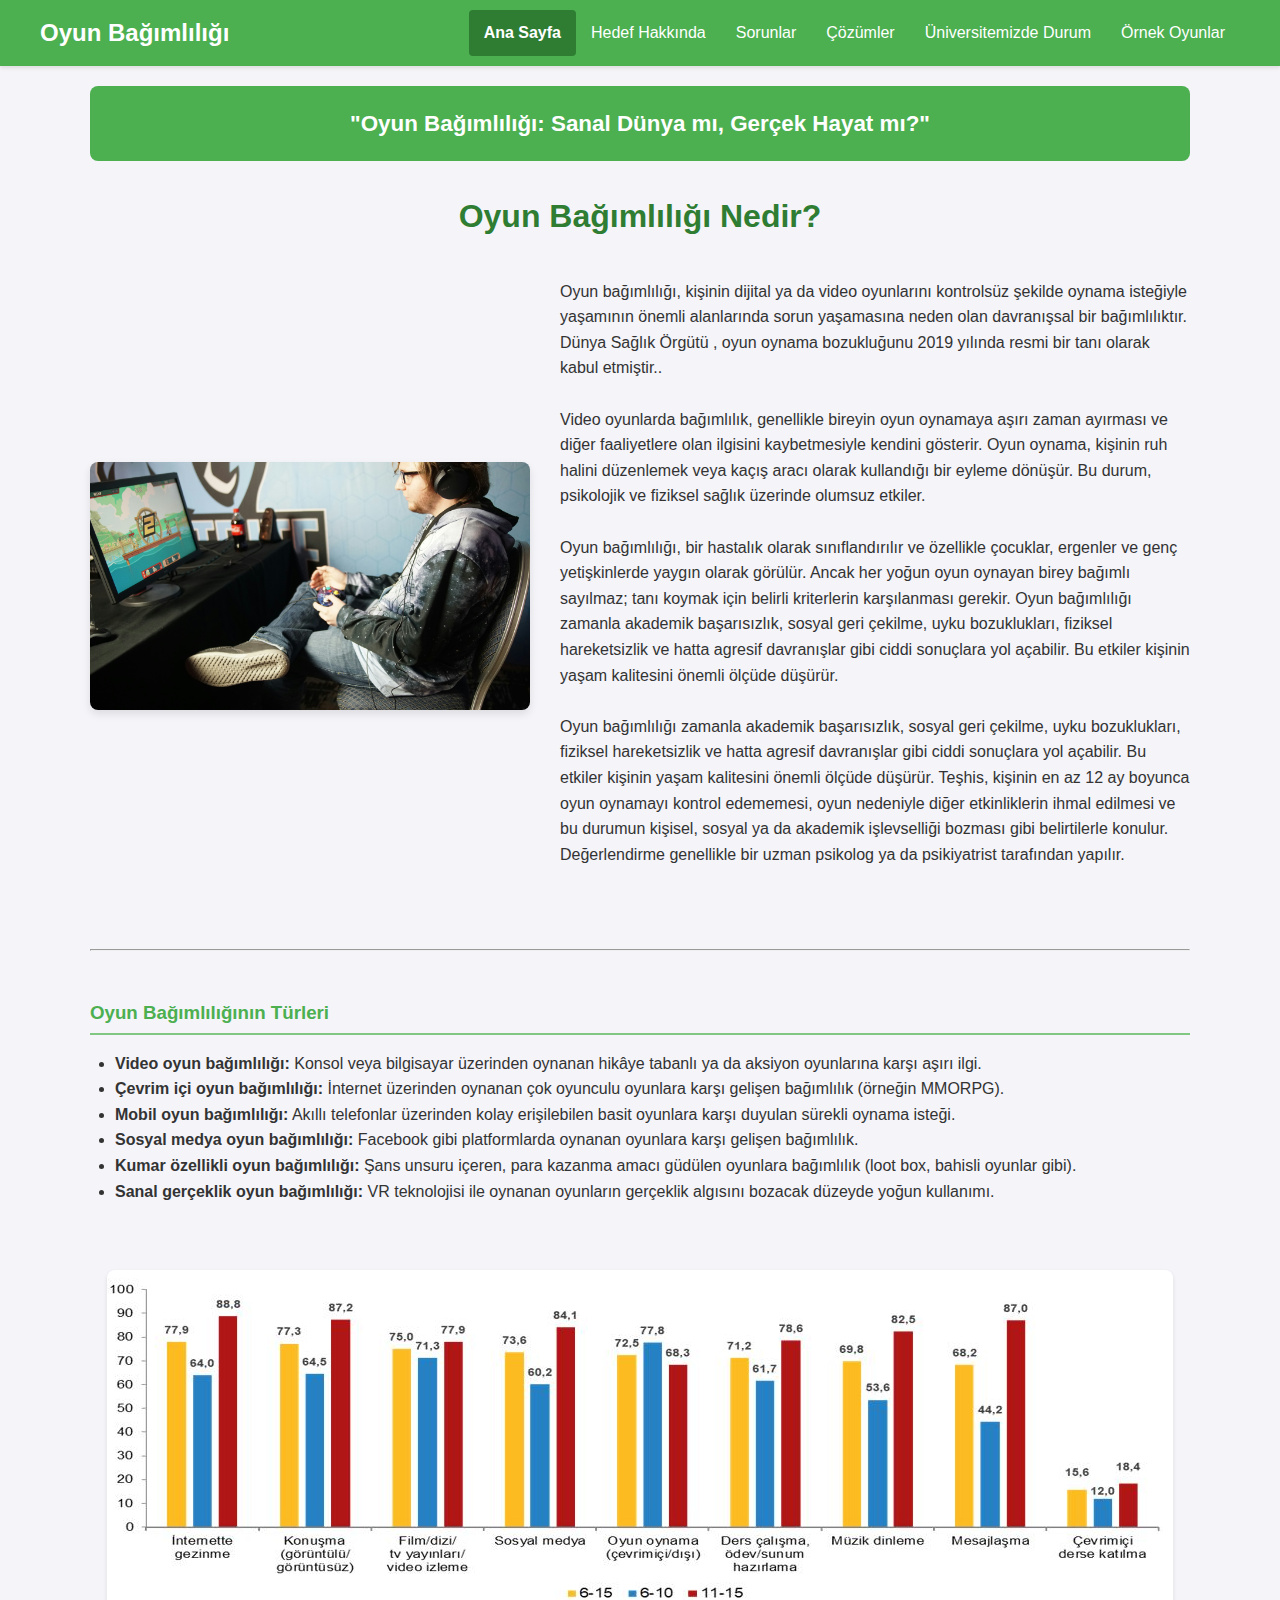
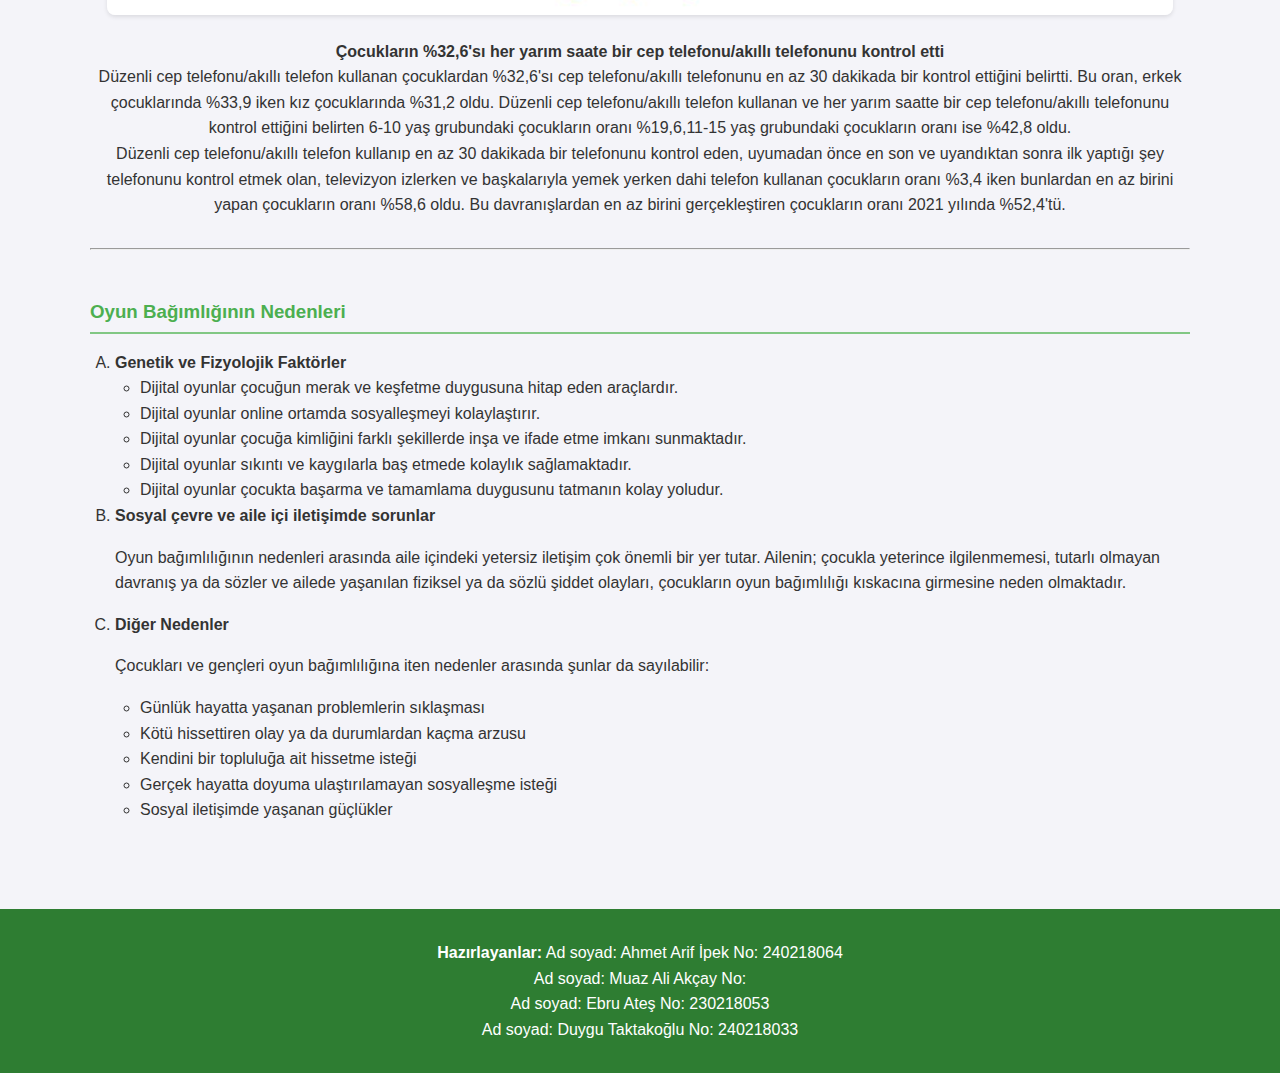
<file: index.html>
<!DOCTYPE html>
<html lang="tr">
  <head>
    <meta charset="UTF-8" />
    <meta name="viewport" content="width=device-width, initial-scale=1.0" />
    <title>Ana sayfa - Oyun Bağımlılığı</title>
    <link rel="stylesheet" href="style.css" />
  </head>
  <body>
    <header>
      <nav class="navbar">
        <div class="logo">Oyun Bağımlılığı</div>
        <ul class="nav-links">
          <li><a href="index.html" class="active">Ana Sayfa</a></li>
          <li><a href="hedef.html">Hedef Hakkında</a></li>
          <li><a href="sorunlar.html">Sorunlar</a></li>
          <li><a href="cozumler.html">Çözümler</a></li>
          <li><a href="universitede_durum.html">Üniversitemizde Durum</a></li>
          <li><a href="ornekoyunlar.html">Örnek Oyunlar</a></li>
        </ul>
      </nav>
    </header>

    <main class="container">
      <section class="ska-banner">
        <h1>"Oyun Bağımlılığı: Sanal Dünya mı, Gerçek Hayat mı?"</h1>
      </section>

      <section class="hero">
        <h2>Oyun Bağımlılığı Nedir?</h2>
        <div class="hero-content">
          <img
            src="fotolar/oyun-bağımlılığı-2.jpg"
            alt="Ekran başında bir kişi"
            class="page-image"
          />
          <p>
            Oyun bağımlılığı, kişinin dijital ya da video oyunlarını kontrolsüz
            şekilde oynama isteğiyle yaşamının önemli alanlarında sorun
            yaşamasına neden olan davranışsal bir bağımlılıktır. Dünya Sağlık
            Örgütü , oyun oynama bozukluğunu 2019 yılında resmi bir tanı
            olarak kabul etmiştir.. <br /><br />
            Video oyunlarda bağımlılık, genellikle bireyin oyun oynamaya aşırı
            zaman ayırması ve diğer faaliyetlere olan ilgisini kaybetmesiyle
            kendini gösterir. Oyun oynama, kişinin ruh halini düzenlemek veya
            kaçış aracı olarak kullandığı bir eyleme dönüşür. Bu durum,
            psikolojik ve fiziksel sağlık üzerinde olumsuz etkiler. <br /><br />
            Oyun bağımlılığı, bir hastalık olarak sınıflandırılır ve özellikle
            çocuklar, ergenler ve genç yetişkinlerde yaygın olarak görülür.
            Ancak her yoğun oyun oynayan birey bağımlı sayılmaz; tanı koymak
            için belirli kriterlerin karşılanması gerekir. Oyun bağımlılığı
            zamanla akademik başarısızlık, sosyal geri çekilme, uyku
            bozuklukları, fiziksel hareketsizlik ve hatta agresif davranışlar
            gibi ciddi sonuçlara yol açabilir. Bu etkiler kişinin yaşam
            kalitesini önemli ölçüde düşürür. <br /><br />
            Oyun bağımlılığı zamanla akademik başarısızlık, sosyal geri çekilme,
            uyku bozuklukları, fiziksel hareketsizlik ve hatta agresif
            davranışlar gibi ciddi sonuçlara yol açabilir. Bu etkiler kişinin
            yaşam kalitesini önemli ölçüde düşürür. Teşhis, kişinin en az 12 ay
            boyunca oyun oynamayı kontrol edememesi, oyun nedeniyle diğer
            etkinliklerin ihmal edilmesi ve bu durumun kişisel, sosyal ya da
            akademik işlevselliği bozması gibi belirtilerle konulur.
            Değerlendirme genellikle bir uzman psikolog ya da psikiyatrist
            tarafından yapılır. <br /><br />
          </p>
        </div>
      </section>

      <hr />

      <section class="content-section">
        <h3>Oyun Bağımlılığının Türleri</h3>

        <ul>
          <li>
            <strong>Video oyun bağımlılığı: </strong> Konsol veya bilgisayar
            üzerinden oynanan hikâye tabanlı ya da aksiyon oyunlarına karşı
            aşırı ilgi.
          </li>
          <li>
            <strong>Çevrim içi oyun bağımlılığı:</strong> İnternet üzerinden
            oynanan çok oyunculu oyunlara karşı gelişen bağımlılık (örneğin
            MMORPG).
          </li>
          <li>
            <strong>Mobil oyun bağımlılığı:</strong> Akıllı telefonlar üzerinden
            kolay erişilebilen basit oyunlara karşı duyulan sürekli oynama
            isteği.
          </li>
          <li>
            <strong>Sosyal medya oyun bağımlılığı:</strong> Facebook gibi
            platformlarda oynanan oyunlara karşı gelişen bağımlılık.
          </li>
          <li>
            <strong>Kumar özellikli oyun bağımlılığı:</strong> Şans unsuru
            içeren, para kazanma amacı güdülen oyunlara bağımlılık (loot box,
            bahisli oyunlar gibi).
          </li>
          <li>
            <strong>Sanal gerçeklik oyun bağımlılığı:</strong> VR teknolojisi
            ile oynanan oyunların gerçeklik algısını bozacak düzeyde yoğun
            kullanımı.
          </li>
        </ul>
      </section>

      <div class="image-center">
        <img
          src="fotolar/tüik--oyun-veri.png"
          alt="grafik"
          class="chart-image"/>
        <p><b>Çocukların %32,6'sı her yarım saate bir cep telefonu/akıllı telefonunu kontrol etti</b><br>
          Düzenli cep telefonu/akıllı telefon kullanan çocuklardan %32,6'sı cep telefonu/akıllı telefonunu en az 30 dakikada bir kontrol ettiğini belirtti. Bu oran, erkek çocuklarında %33,9 iken kız çocuklarında %31,2 oldu. Düzenli cep telefonu/akıllı telefon kullanan ve her yarım saatte bir cep telefonu/akıllı telefonunu kontrol ettiğini belirten 6-10 yaş grubundaki çocukların oranı %19,6,11-15 yaş grubundaki çocukların oranı ise %42,8 oldu.
<br>Düzenli cep telefonu/akıllı telefon kullanıp en az 30 dakikada bir telefonunu kontrol eden, uyumadan önce en son ve uyandıktan sonra ilk yaptığı şey telefonunu kontrol etmek olan, televizyon izlerken ve başkalarıyla yemek yerken dahi telefon kullanan çocukların oranı %3,4 iken bunlardan en az birini yapan çocukların oranı %58,6 oldu. Bu davranışlardan en az birini gerçekleştiren çocukların oranı 2021 yılında %52,4'tü.
        </p>
      </div>

      <hr />

      <section class="content-section">
        <h3>Oyun Bağımlığının Nedenleri</h3>
        <ol type="A">
          <li>
            <b>Genetik ve Fizyolojik Faktörler</b>
            <ul>
              <li>
                Dijital oyunlar çocuğun merak ve keşfetme duygusuna hitap eden
                araçlardır.
              </li>
              <li>
                Dijital oyunlar online ortamda sosyalleşmeyi kolaylaştırır.
              </li>
              <li>
                Dijital oyunlar çocuğa kimliğini farklı şekillerde inşa ve ifade
                etme imkanı sunmaktadır.
              </li>
              <li>
                Dijital oyunlar sıkıntı ve kaygılarla baş etmede kolaylık
                sağlamaktadır.
              </li>
              <li>
                Dijital oyunlar çocukta başarma ve tamamlama duygusunu tatmanın
                kolay yoludur.
              </li>
            </ul>
          </li>
          <li><b>Sosyal çevre ve aile içi iletişimde sorunlar</b></li>
          <p>
            Oyun bağımlılığının nedenleri arasında aile içindeki yetersiz
            iletişim çok önemli bir yer tutar. Ailenin; çocukla yeterince
            ilgilenmemesi, tutarlı olmayan davranış ya da sözler ve ailede
            yaşanılan fiziksel ya da sözlü şiddet olayları, çocukların oyun
            bağımlılığı kıskacına girmesine neden olmaktadır.
          </p>
          <li>
            <b>Diğer Nedenler</b><p></p>
              Çocukları ve gençleri oyun bağımlılığına iten nedenler arasında
              şunlar da sayılabilir:</p>
            <ul>
              <li>Günlük hayatta yaşanan problemlerin sıklaşması</li>
              <li>Kötü hissettiren olay ya da durumlardan kaçma arzusu</li>
              <li>Kendini bir topluluğa ait hissetme isteği</li>
              <li>Gerçek hayatta doyuma ulaştırılamayan sosyalleşme isteği</li>
              <li>Sosyal iletişimde yaşanan güçlükler</li>
            </ul>
          </li>
        </ol>
      </section>

   
    </main>

    <footer>
       <p>        <b>Hazırlayanlar:</b>
        Ad soyad: Ahmet Arif İpek No: 240218064 <br>
        Ad soyad: Muaz Ali Akçay No:             <br>
        Ad soyad: Ebru Ateş No: 230218053              <br>
        Ad soyad: Duygu Taktakoğlu No: 240218033       <br></p>
    </footer>
  </body>
</html>
</file>
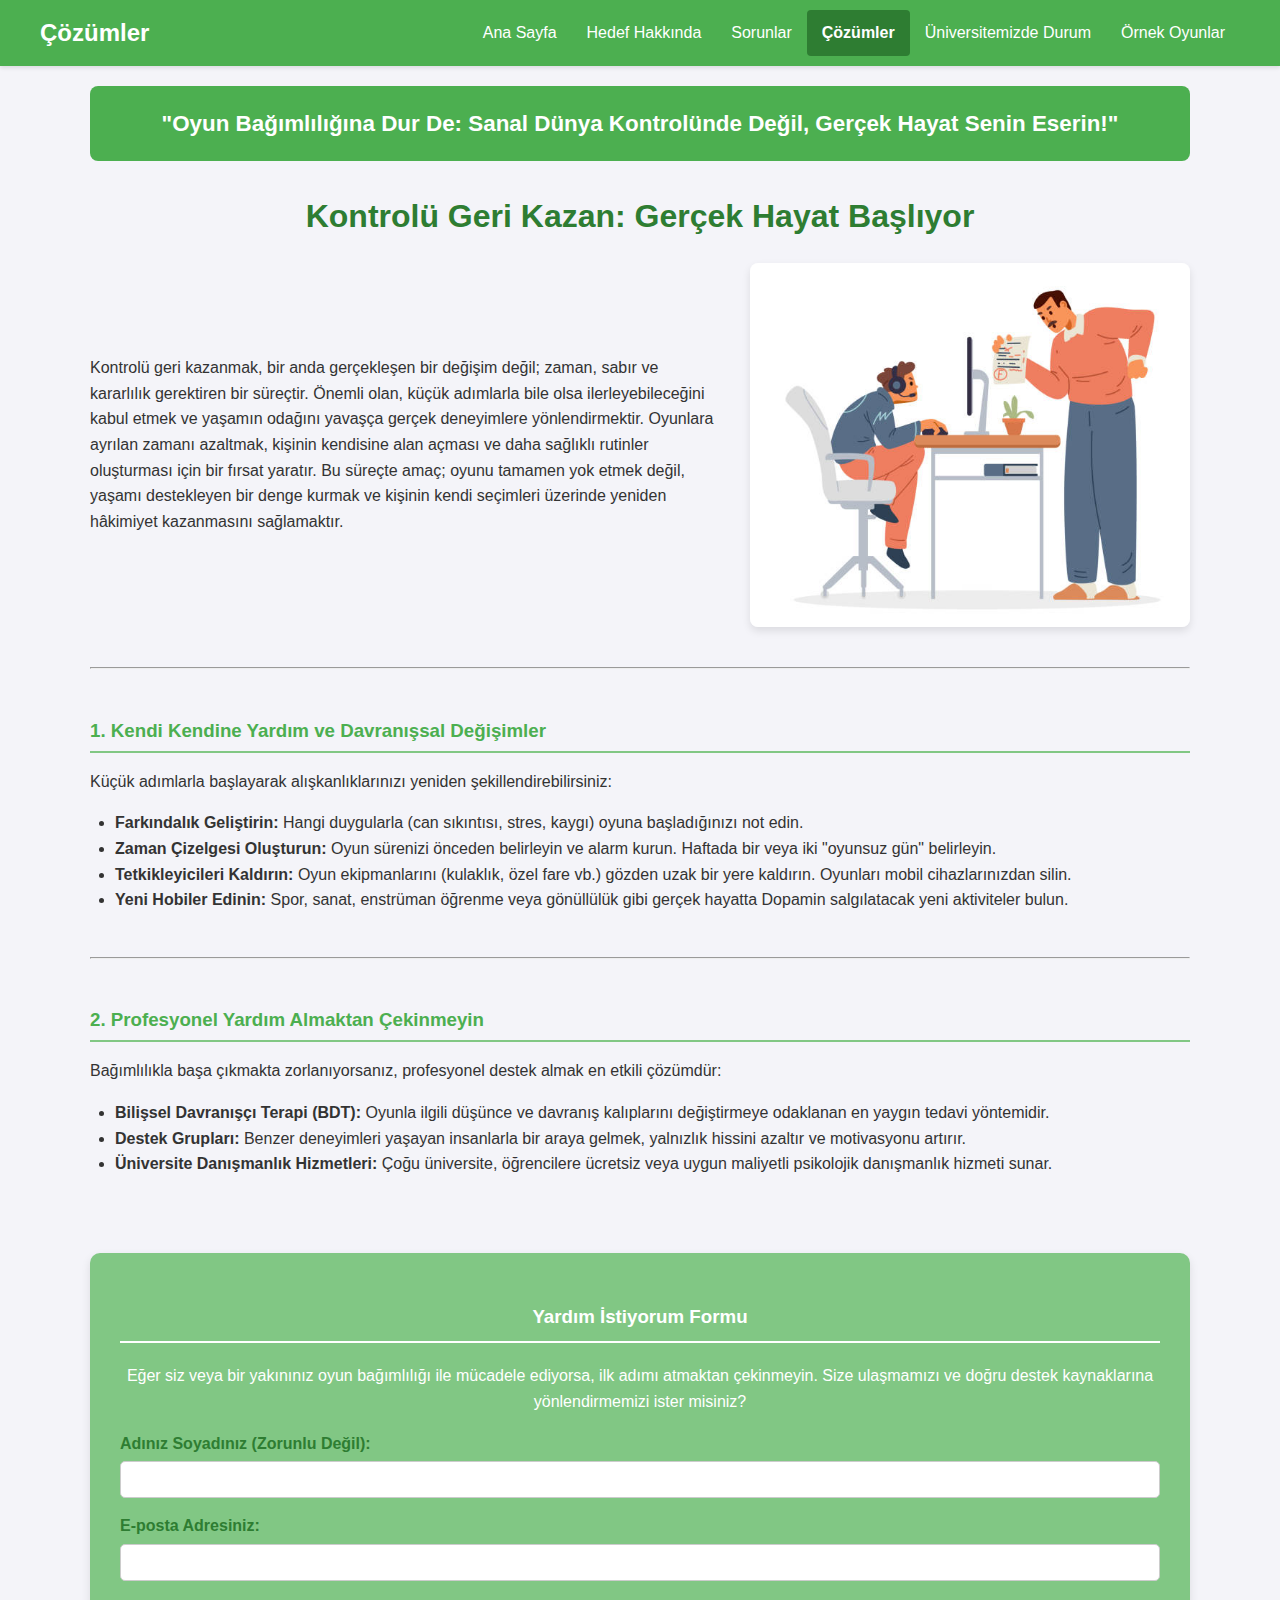
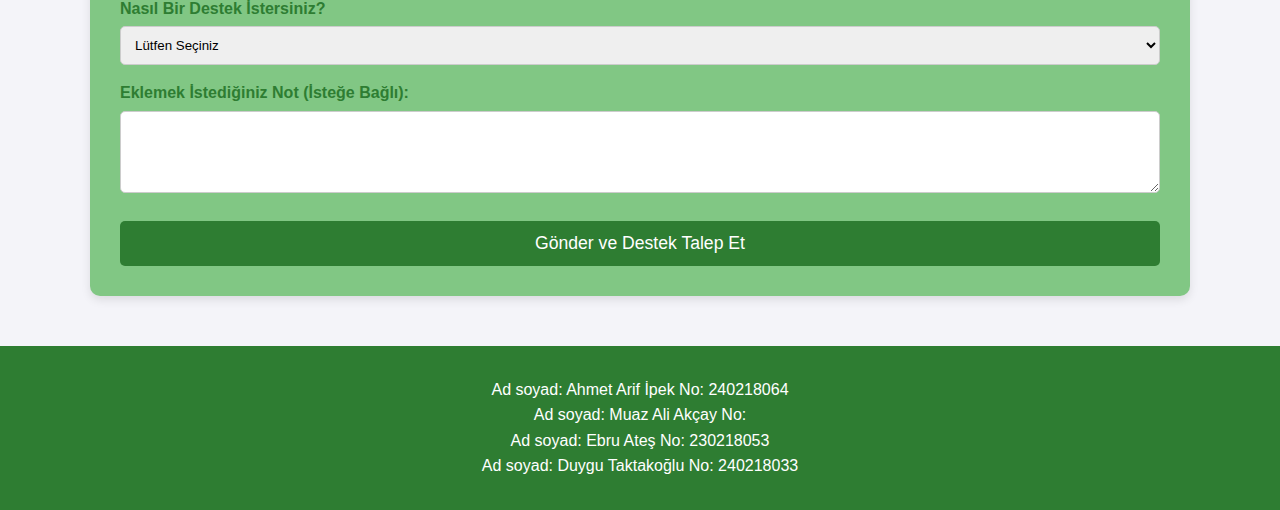
<file: cozumler.html>
<!DOCTYPE html>
<html lang="tr">
  <head>
    <meta charset="UTF-8" />
    <meta name="viewport" content="width=device-width, initial-scale=1.0" />
    <title>Çözümler - Oyun Bağımlılığı</title>
    <link rel="stylesheet" href="style.css" />
    <style>
      /* Sadece bu sayfaya özgü form stilleri */
      .form-section {
        background-color: var(--ska-light-color);
        padding: 30px;
        border-radius: 10px;
        margin-top: 40px;
        box-shadow: 0 4px 10px rgba(0, 0, 0, 0.1);
      }

      .form-section h3 {
        color: white;
        border-bottom: 2px solid white;
        padding-bottom: 10px;
        margin-bottom: 20px;
        text-align: center;
      }

      .contact-form label {
        display: block;
        margin-top: 15px;
        font-weight: bold;
        color: var(--banner-color);
      }

      .contact-form input[type="text"],
      .contact-form input[type="email"],
      .contact-form select,
      .contact-form textarea {
        width: 100%;
        padding: 10px;
        margin-top: 5px;
        border: 1px solid #ccc;
        border-radius: 5px;
        box-sizing: border-box; /* Padding'in genişliğe dahil olmasını sağlar */
      }

      .contact-form button {
        background-color: var(--banner-color);
        color: white;
        padding: 12px 20px;
        border: none;
        border-radius: 5px;
        cursor: pointer;
        margin-top: 20px;
        width: 100%;
        font-size: 1.1em;
        transition: background-color 0.3s;
      }

      .contact-form button:hover {
        background-color: #1b5e20;
      }
    </style>
  </head>
  <body>
    <header>
      <nav class="navbar">
        <div class="logo">Çözümler</div>
        <ul class="nav-links">
          <li><a href="index.html">Ana Sayfa</a></li>
          <li><a href="hedef.html">Hedef Hakkında</a></li>
          <li><a href="sorunlar.html">Sorunlar</a></li>
          <li><a href="cozumler.html" class="active">Çözümler</a></li>
          <li><a href="universitede_durum.html">Üniversitemizde Durum</a></li>
          <li><a href="ornekoyunlar.html">Örnek Oyunlar</a></li>
        </ul>
      </nav>
    </header>

    <main class="container">
      <section class="ska-banner">
        <h1>
          "Oyun Bağımlılığına Dur De: Sanal Dünya Kontrolünde Değil, Gerçek
          Hayat Senin Eserin!"
        </h1>
      </section>

      <section class="hero">
        <h2>Kontrolü Geri Kazan: Gerçek Hayat Başlıyor</h2>
        <div class="hero-content" style="flex-direction: row-reverse">
          <img
            src="fotolar/istockphoto-2190364591-612x612.jpg"
            alt="Gün doğumu veya ufukta yürüyen umutlu bir figür"
            class="page-image"
          />
          <p>
            Kontrolü geri kazanmak, bir anda gerçekleşen bir değişim değil;
            zaman, sabır ve kararlılık gerektiren bir süreçtir. Önemli olan,
            küçük adımlarla bile olsa ilerleyebileceğini kabul etmek ve yaşamın
            odağını yavaşça gerçek deneyimlere yönlendirmektir. Oyunlara ayrılan
            zamanı azaltmak, kişinin kendisine alan açması ve daha sağlıklı
            rutinler oluşturması için bir fırsat yaratır. Bu süreçte amaç; oyunu
            tamamen yok etmek değil, yaşamı destekleyen bir denge kurmak ve
            kişinin kendi seçimleri üzerinde yeniden hâkimiyet kazanmasını
            sağlamaktır.
          </p>
        </div>
      </section>

      <hr />

      <section class="content-section">
        <h3>1. Kendi Kendine Yardım ve Davranışsal Değişimler</h3>
        <p>
          Küçük adımlarla başlayarak alışkanlıklarınızı yeniden
          şekillendirebilirsiniz:
        </p>
        <ul>
          <li>
            <strong>Farkındalık Geliştirin:</strong> Hangi duygularla (can
            sıkıntısı, stres, kaygı) oyuna başladığınızı not edin.
          </li>
          <li>
            <strong>Zaman Çizelgesi Oluşturun:</strong> Oyun sürenizi önceden
            belirleyin ve alarm kurun. Haftada bir veya iki "oyunsuz gün"
            belirleyin.
          </li>
          <li>
            <strong>Tetkikleyicileri Kaldırın:</strong> Oyun ekipmanlarını
            (kulaklık, özel fare vb.) gözden uzak bir yere kaldırın. Oyunları
            mobil cihazlarınızdan silin.
          </li>
          <li>
            <strong>Yeni Hobiler Edinin:</strong> Spor, sanat, enstrüman öğrenme
            veya gönüllülük gibi gerçek hayatta Dopamin salgılatacak yeni
            aktiviteler bulun.
          </li>
        </ul>
      </section>

      <hr />

      <section class="content-section">
        <h3>2. Profesyonel Yardım Almaktan Çekinmeyin</h3>
        <p>
          Bağımlılıkla başa çıkmakta zorlanıyorsanız, profesyonel destek almak
          en etkili çözümdür:
        </p>
        <ul>
          <li>
            <strong>Bilişsel Davranışçı Terapi (BDT):</strong> Oyunla ilgili
            düşünce ve davranış kalıplarını değiştirmeye odaklanan en yaygın
            tedavi yöntemidir.
          </li>
          <li>
            <strong>Destek Grupları:</strong> Benzer deneyimleri yaşayan
            insanlarla bir araya gelmek, yalnızlık hissini azaltır ve
            motivasyonu artırır.
          </li>
          <li>
            <strong>Üniversite Danışmanlık Hizmetleri:</strong> Çoğu üniversite,
            öğrencilere ücretsiz veya uygun maliyetli psikolojik danışmanlık
            hizmeti sunar.
          </li>
        </ul>
      </section>

      <section class="form-section">
        <h3>Yardım İstiyorum Formu</h3>
        <p style="color: white; text-align: center">
          Eğer siz veya bir yakınınız oyun bağımlılığı ile mücadele ediyorsa,
          ilk adımı atmaktan çekinmeyin. Size ulaşmamızı ve doğru destek
          kaynaklarına yönlendirmemizi ister misiniz?
        </p>

        <form class="contact-form" action="#" method="POST">
          <label for="adsoyad">Adınız Soyadınız (Zorunlu Değil):</label>
          <input type="text" id="adsoyad" name="adsoyad" />

          <label for="email">E-posta Adresiniz:</label>
          <input type="email" id="email" name="email" required />

          <label for="destek_turu">Nasıl Bir Destek İstersiniz?</label>
          <select id="destek_turu" name="destek_turu" required>
            <option value="">Lütfen Seçiniz</option>
            <option value="bilgilendirme">
              Sadece bilgilendirme materyali istiyorum
            </option>
            <option value="yonlendirme">
              Profesyonel danışmanlığa yönlendirme
            </option>
            <option value="iletisim">
              Bir görevlinin benimle iletişime geçmesini istiyorum
            </option>
          </select>

          <label for="mesaj">Eklemek İstediğiniz Not (İsteğe Bağlı):</label>
          <textarea id="mesaj" name="mesaj" rows="4"></textarea>

          <button type="submit">Gönder ve Destek Talep Et</button>
        </form>
      </section>
    </main>

    <footer>
      <p>        
        Ad soyad: Ahmet Arif İpek No: 240218064 <br>
        Ad soyad: Muaz Ali Akçay No:             <br>
        Ad soyad: Ebru Ateş No: 230218053              <br>
        Ad soyad: Duygu Taktakoğlu No: 240218033       <br></p>
    </footer>
  </body>
</html>
</file>
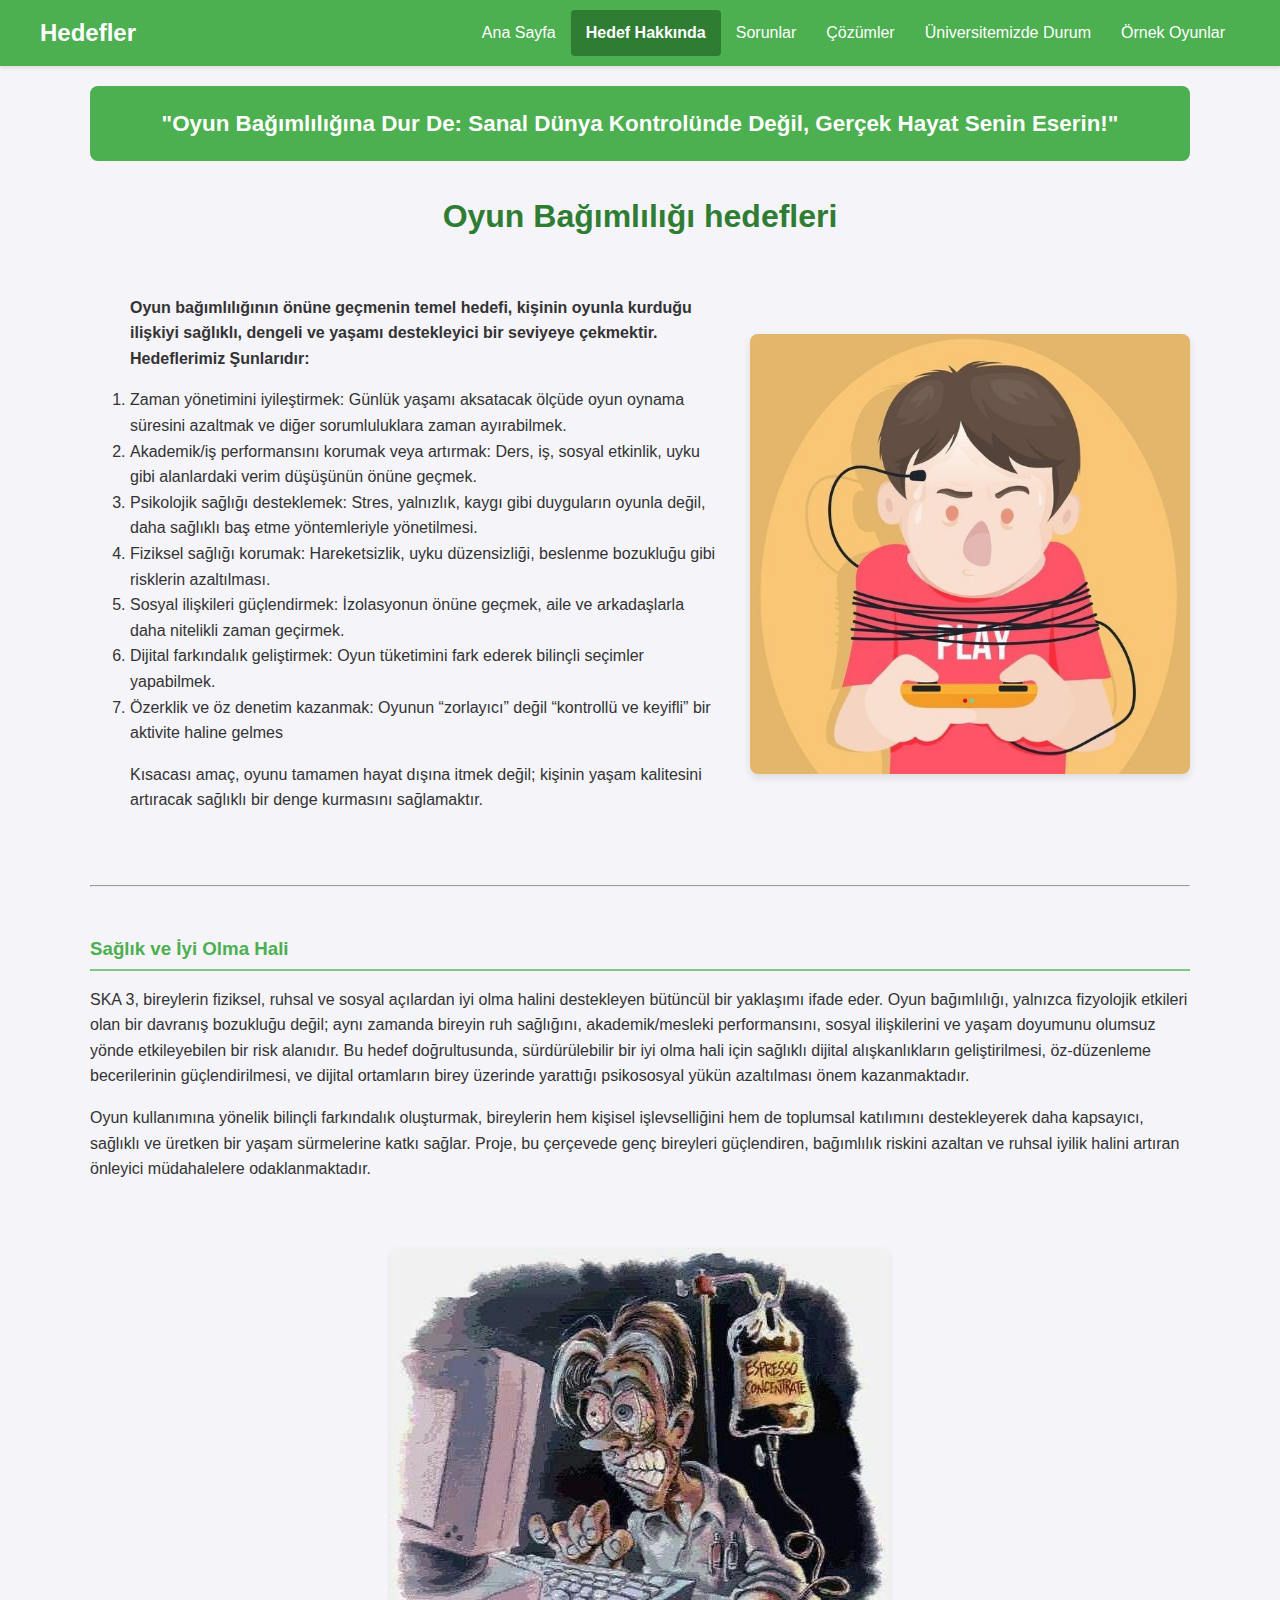
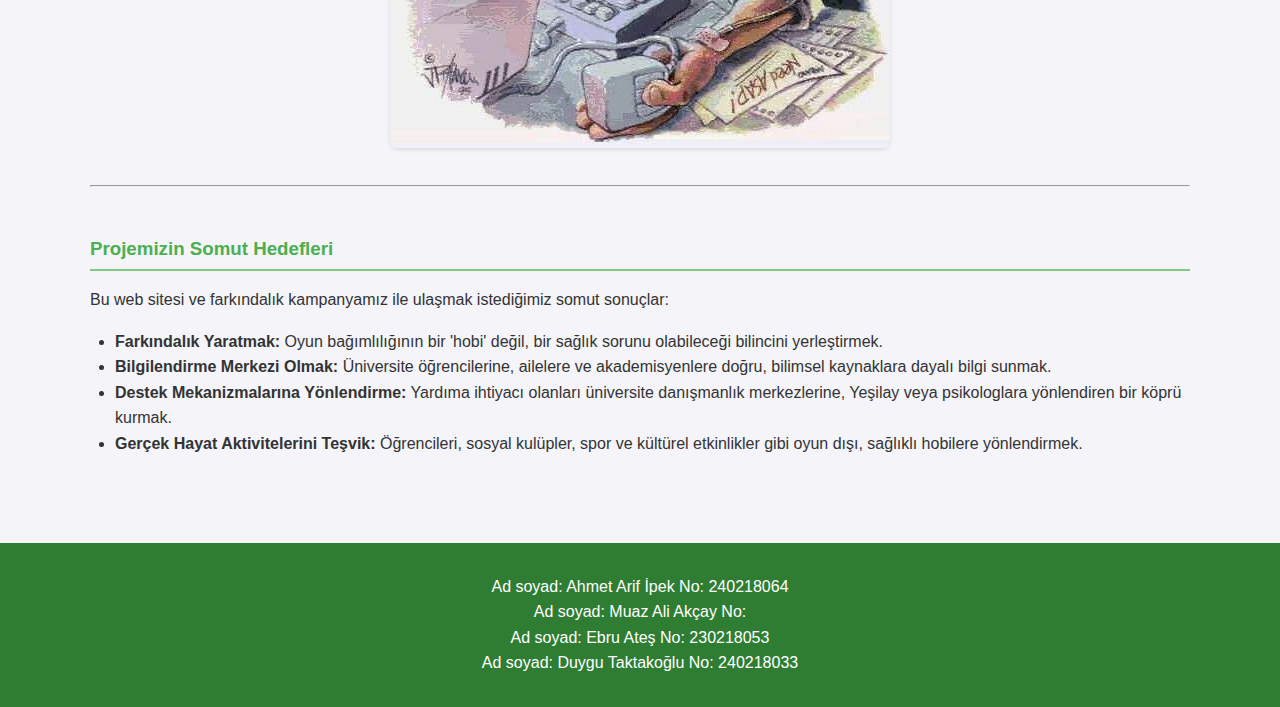
<file: hedef.html>
<!DOCTYPE html>
<html lang="tr">
  <head>
    <meta charset="UTF-8" />
    <meta name="viewport" content="width=device-width, initial-scale=1.0" />
    <title>Hedefler - Oyun Bağımlılığı</title>
    <link rel="stylesheet" href="style.css" />
  </head>
  <body>
    <header>
      <nav class="navbar">
        <div class="logo">Hedefler</div>
        <ul class="nav-links">
          <li><a href="index.html">Ana Sayfa</a></li>
          <li><a href="hedef.html" class="active">Hedef Hakkında</a></li>
          <li><a href="sorunlar.html">Sorunlar</a></li>
          <li><a href="cozumler.html">Çözümler</a></li>
          <li><a href="universitede_durum.html">Üniversitemizde Durum</a></li>
          <li><a href="ornekoyunlar.html">Örnek Oyunlar</a></li>
          </ul>
      </nav>
    </header>

    <main class="container">
      <section class="ska-banner">
        <h1>
          "Oyun Bağımlılığına Dur De: Sanal Dünya Kontrolünde Değil, Gerçek
          Hayat Senin Eserin!"
        </h1>
      </section>

      <section class="hero">
        <h2>Oyun Bağımlılığı hedefleri</h2>
        <div class="hero-content" style="flex-direction: row-reverse">
          <img
            src="fotolar/WhatsApp Görsel 2025-12-06 saat 15.59.01_682b9ef6.jpg"
            alt="Farklı gençlerin gerçek hayatta olumlu aktiviteler yaparkenki görseli"
            class="page-image"/>





<ol> <p><b>Oyun bağımlılığının önüne geçmenin temel hedefi, kişinin oyunla kurduğu ilişkiyi sağlıklı, dengeli ve yaşamı destekleyici bir seviyeye çekmektir.
Hedeflerimiz Şunlarıdır:</b></p>     

<li>Zaman yönetimini iyileştirmek:
Günlük yaşamı aksatacak ölçüde oyun oynama süresini azaltmak ve diğer sorumluluklara zaman ayırabilmek.
</li>
<li>Akademik/iş performansını korumak veya artırmak:
Ders, iş, sosyal etkinlik, uyku gibi alanlardaki verim düşüşünün önüne geçmek.
</li>
<li>Psikolojik sağlığı desteklemek:
Stres, yalnızlık, kaygı gibi duyguların oyunla değil, daha sağlıklı baş etme yöntemleriyle yönetilmesi.
</li>
<li>Fiziksel sağlığı korumak:
Hareketsizlik, uyku düzensizliği, beslenme bozukluğu gibi risklerin azaltılması.
</li>
<li>Sosyal ilişkileri güçlendirmek:
İzolasyonun önüne geçmek, aile ve arkadaşlarla daha nitelikli zaman geçirmek.
</li>
<li>Dijital farkındalık geliştirmek:
Oyun tüketimini fark ederek bilinçli seçimler yapabilmek.
</li>
<li>Özerklik ve öz denetim kazanmak:
Oyunun “zorlayıcı” değil “kontrollü ve keyifli” bir aktivite haline gelmes</li>
<p>Kısacası amaç, oyunu tamamen hayat dışına itmek değil; kişinin yaşam kalitesini artıracak sağlıklı bir denge kurmasını sağlamaktır.
</p>
</ol>         
          
      </section>

      <hr />

      <section class="content-section">
        <h3>Sağlık ve İyi Olma Hali</h3>
        <p>
          SKA 3, bireylerin fiziksel, ruhsal ve sosyal açılardan iyi olma halini destekleyen bütüncül bir yaklaşımı ifade eder. Oyun bağımlılığı, yalnızca fizyolojik etkileri olan bir davranış bozukluğu değil; aynı zamanda bireyin ruh sağlığını, akademik/mesleki performansını, sosyal ilişkilerini ve yaşam doyumunu olumsuz yönde etkileyebilen bir risk alanıdır. Bu hedef doğrultusunda, sürdürülebilir bir iyi olma hali için sağlıklı dijital alışkanlıkların geliştirilmesi, öz-düzenleme becerilerinin güçlendirilmesi, ve dijital ortamların birey üzerinde yarattığı psikososyal yükün azaltılması önem kazanmaktadır.
        </p>
        <p>
Oyun kullanımına yönelik bilinçli farkındalık oluşturmak, bireylerin hem kişisel işlevselliğini hem de toplumsal katılımını destekleyerek daha kapsayıcı, sağlıklı ve üretken bir yaşam sürmelerine katkı sağlar. Proje, bu çerçevede genç bireyleri güçlendiren, bağımlılık riskini azaltan ve ruhsal iyilik halini artıran önleyici müdahalelere odaklanmaktadır.</p>

</section>

      <div class="image-center">
        <img
          src="fotolar/WhatsApp Görsel 2025-12-06 saat 16.24.22_72eb0a47.jpg"
          alt="SKA 3 - Sağlıklı Bireyler ikonu"
          class="chart-image"
          style="width: 500px;"
        />
        <small></small>
      </div>

      <hr />

      <section class="content-section">
        <h3>Projemizin Somut Hedefleri </h3>
        <p>
          Bu web sitesi ve farkındalık kampanyamız ile ulaşmak istediğimiz somut
          sonuçlar:
        </p>
        <ul>
          <li>
            <strong>Farkındalık Yaratmak:</strong> Oyun bağımlılığının bir
            'hobi' değil, bir sağlık sorunu olabileceği bilincini
            yerleştirmek.
          </li>
          <li>
            <strong>Bilgilendirme Merkezi Olmak:</strong> Üniversite
            öğrencilerine, ailelere ve akademisyenlere doğru, bilimsel
            kaynaklara dayalı bilgi sunmak.
          </li>
          <li>
            <strong>Destek Mekanizmalarına Yönlendirme:</strong> Yardıma
            ihtiyacı olanları üniversite danışmanlık merkezlerine, Yeşilay veya
            psikologlara yönlendiren bir köprü kurmak.
          </li>
          <li>
            <strong>Gerçek Hayat Aktivitelerini Teşvik:</strong> Öğrencileri,
            sosyal kulüpler, spor ve kültürel etkinlikler gibi oyun dışı,
            sağlıklı hobilere yönlendirmek.
          </li>
        </ul>
      </section>

      <div class="image-center">
      
      </div>
    </main>

    <footer>
       <p>        
        Ad soyad: Ahmet Arif İpek No: 240218064 <br>
        Ad soyad: Muaz Ali Akçay No:             <br>
        Ad soyad: Ebru Ateş No: 230218053              <br>
        Ad soyad: Duygu Taktakoğlu No: 240218033       <br></p>
    </footer>
  </body>
</html>
</file>
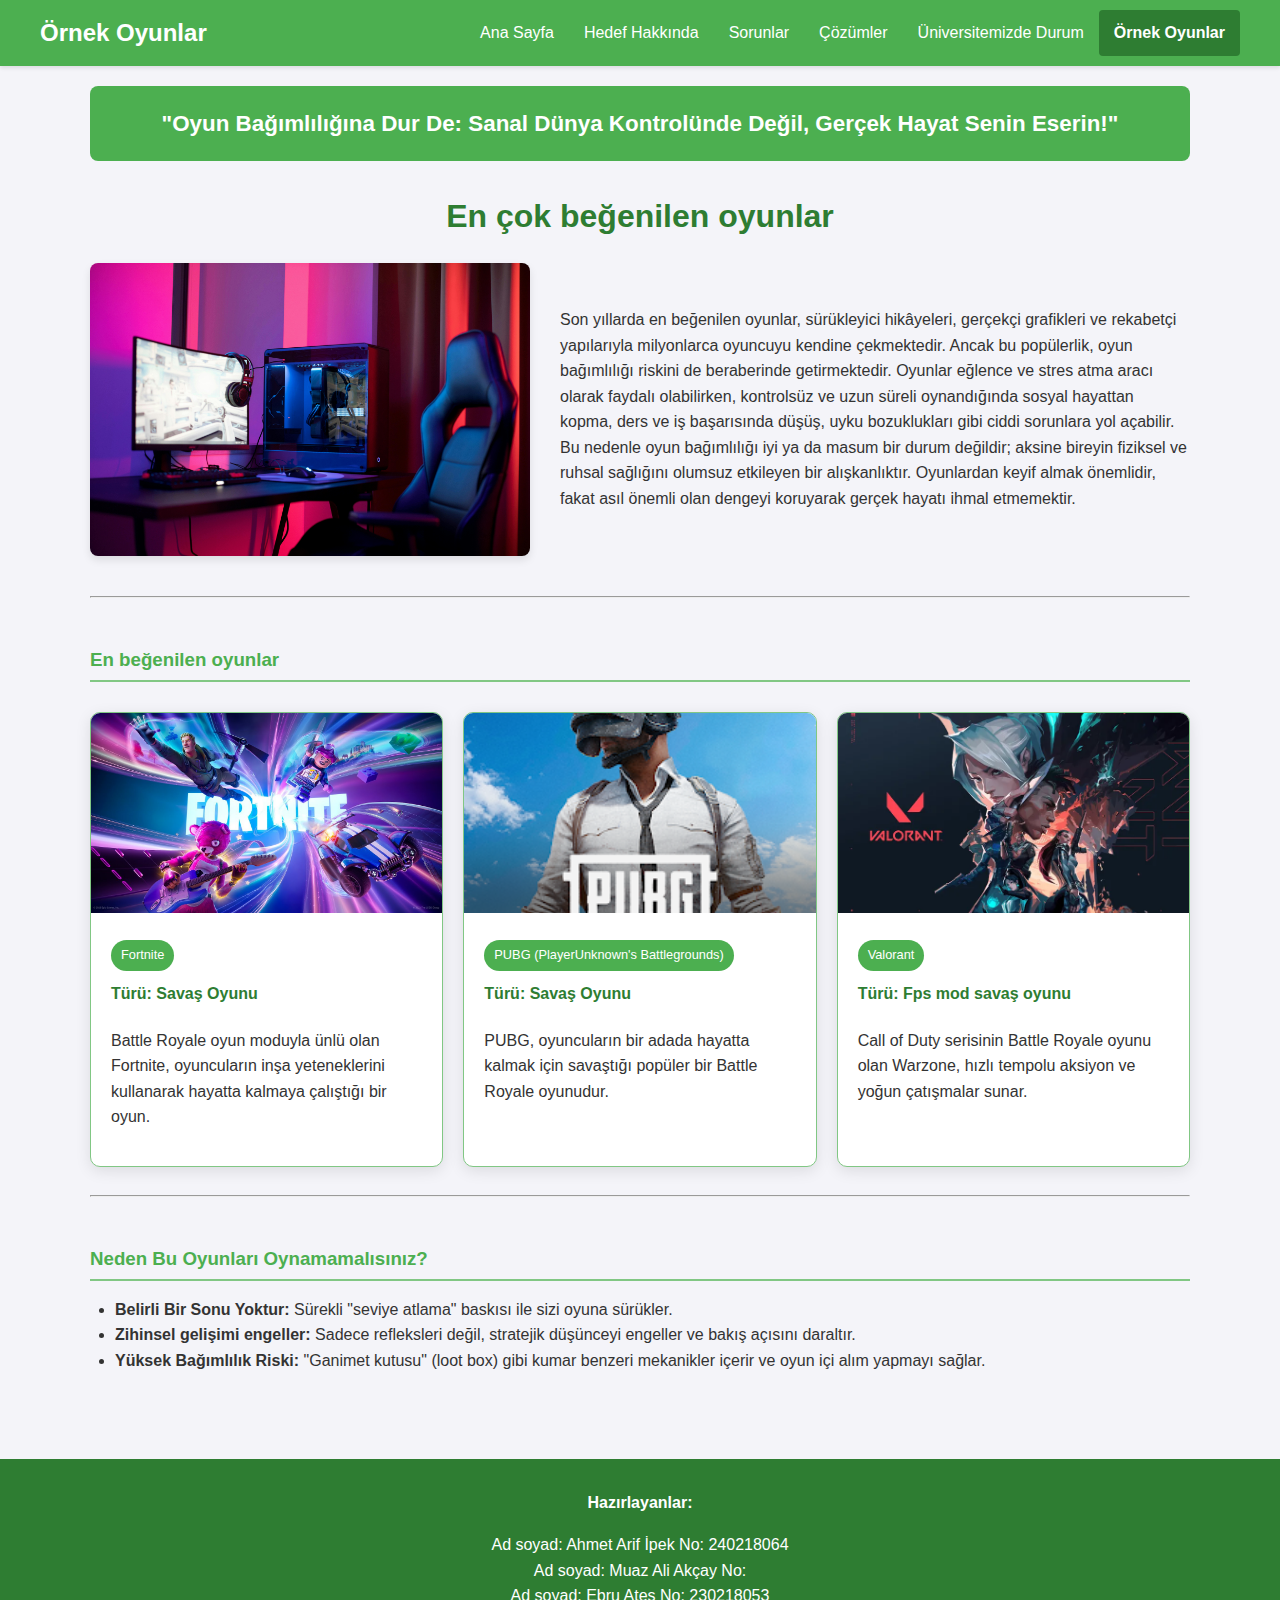
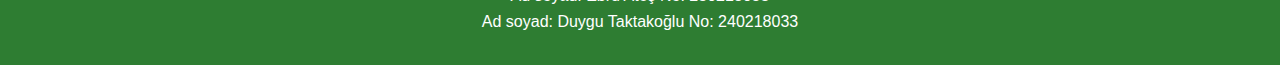
<file: ornekoyunlar.html>
<!DOCTYPE html>
<html lang="tr">
<head>
    <meta charset="UTF-8">
    <meta name="viewport" content="width=device-width, initial-scale=1.0">
    <title>Örnek Oyunlar: Eğitici ve Dengeli Seçenekler</title>
    <link rel="stylesheet" href="style.css"> 
    <style>
        .games-grid {
            display: grid;
            grid-template-columns: repeat(auto-fit, minmax(300px, 1fr));
            gap: 20px;
            margin-top: 30px;
        }

        .game-card {
            background-color: white;
            border-radius: 10px;
            overflow: hidden;
            box-shadow: 0 4px 15px rgba(0,0,0,0.1);
            transition: transform 0.3s;
            border: 1px solid var(--ska-light-color);
        }

        .game-card:hover {
            transform: translateY(-5px);
        }

        .game-card img {
            width: 100%;
            height: 200px;
            object-fit: cover;
        }

        .game-card-content {
            padding: 20px;
        }

        .game-card-content h4 {
            color: var(--banner-color);
            margin-top: 0;
        }

        .badge {
            background-color: var(--ska-main-color);
            color: white;
            padding: 5px 10px;
            border-radius: 20px;
            font-size: 0.8em;
            display: inline-block;
            margin-bottom: 10px;
        }
    </style>
</head>
<body>

    <header>
        <nav class="navbar">
            <div class="logo">Örnek Oyunlar</div>
            <ul class="nav-links">
                <li><a href="index.html">Ana Sayfa</a></li>
                <li><a href="hedef.html">Hedef Hakkında</a></li>
                <li><a href="sorunlar.html">Sorunlar</a></li>
                <li><a href="cozumler.html">Çözümler</a></li>
                <li><a href="universitede_durum.html">Üniversitemizde Durum</a></li>
                <li><a href="orneksoyunlar.html" class="active">Örnek Oyunlar</a></li>
            </ul>
        </nav>
    </header>

    <main class="container">

        <section class="ska-banner">
            <h1>"Oyun Bağımlılığına Dur De: Sanal Dünya Kontrolünde Değil, Gerçek Hayat Senin Eserin!"</h1>
        </section>

        <section class="hero">
            <h2>En çok beğenilen oyunlar</h2>
            <div class="hero-content">
                <img src="fotolar/pexels-ron-lach-7858743.jpg" alt="Satranç veya strateji oyunu oynayan biri" class="page-image">
                <p>Son yıllarda en beğenilen oyunlar, sürükleyici hikâyeleri, gerçekçi grafikleri ve rekabetçi yapılarıyla
                     milyonlarca oyuncuyu kendine çekmektedir. Ancak bu popülerlik, oyun bağımlılığı riskini de beraberinde getirmektedir. Oyunlar eğlence ve stres atma aracı 
                     olarak faydalı olabilirken, kontrolsüz ve uzun süreli oynandığında sosyal hayattan kopma, ders ve iş başarısında düşüş, uyku bozuklukları gibi ciddi sorunlara yol açabilir. Bu nedenle oyun bağımlılığı iyi ya da masum bir durum değildir; aksine bireyin fiziksel ve ruhsal sağlığını olumsuz
                      etkileyen bir alışkanlıktır. Oyunlardan keyif almak önemlidir, fakat asıl önemli olan dengeyi koruyarak gerçek hayatı ihmal etmemektir.</p>
            </div>
        </section>

        <hr>

        <section class="content-section">
            <h3>En beğenilen oyunlar</h3>
            <div class="games-grid">
                
                <div class="game-card">
                    <img src="fotolar/fornite görsel 2.jpg" alt="Bulmaca oyunu görseli">
                    <div class="game-card-content">
                        <span class="badge">Fortnite</span>
                        <h4>Türü: Savaş Oyunu</h4>
                        <p>Battle Royale oyun moduyla ünlü olan Fortnite, oyuncuların inşa yeteneklerini kullanarak hayatta kalmaya çalıştığı bir oyun.</p>
                    </div>
                </div>

                <div class="game-card">
                    <img src="fotolar/pubg görsel.webp" alt="Strateji oyunu görseli">
                    <div class="game-card-content">
                        <span class="badge">PUBG (PlayerUnknown's Battlegrounds)</span>
                        <h4>Türü: Savaş Oyunu</h4>
                        <p>PUBG, oyuncuların bir adada hayatta kalmak için savaştığı popüler bir Battle Royale oyunudur. </p>
                    </div>
                </div>

                <div class="game-card">
                    <img src="fotolar/valorant görsel.webp" alt="Yaratıcı oyun görseli">
                    <div class="game-card-content">
                        <span class="badge">Valorant</span>
                        <h4>Türü: Fps mod savaş oyunu</h4>
                        <p>Call of Duty serisinin Battle Royale oyunu olan Warzone, hızlı tempolu aksiyon ve yoğun çatışmalar sunar.</p>
                    </div>
                </div>

            </div>
        </section>

        <hr>

        <section class="content-section">
            <h3>Neden Bu Oyunları Oynamamalısınız?</h3>
            <ul>
                <li><strong>Belirli Bir Sonu Yoktur:</strong> Sürekli "seviye atlama" baskısı ile sizi oyuna sürükler.</li>
                <li><strong>Zihinsel gelişimi engeller:</strong> Sadece refleksleri değil, stratejik düşünceyi engeller ve bakış açısını daraltır.</li>
                <li><strong>Yüksek Bağımlılık Riski:</strong> "Ganimet kutusu" (loot box) gibi kumar benzeri mekanikler içerir ve oyun içi alım yapmayı sağlar.</li>
            </ul>
        </section>

    </main>

    <footer>
        <p>
        <b>Hazırlayanlar:</b><br> <p>        
        Ad soyad: Ahmet Arif İpek No: 240218064 <br>
        Ad soyad: Muaz Ali Akçay No:             <br>
        Ad soyad: Ebru Ateş No: 230218053              <br>
        Ad soyad: Duygu Taktakoğlu No: 240218033       <br></p>
      </p>
    </footer>

</body>
</html>
</file>
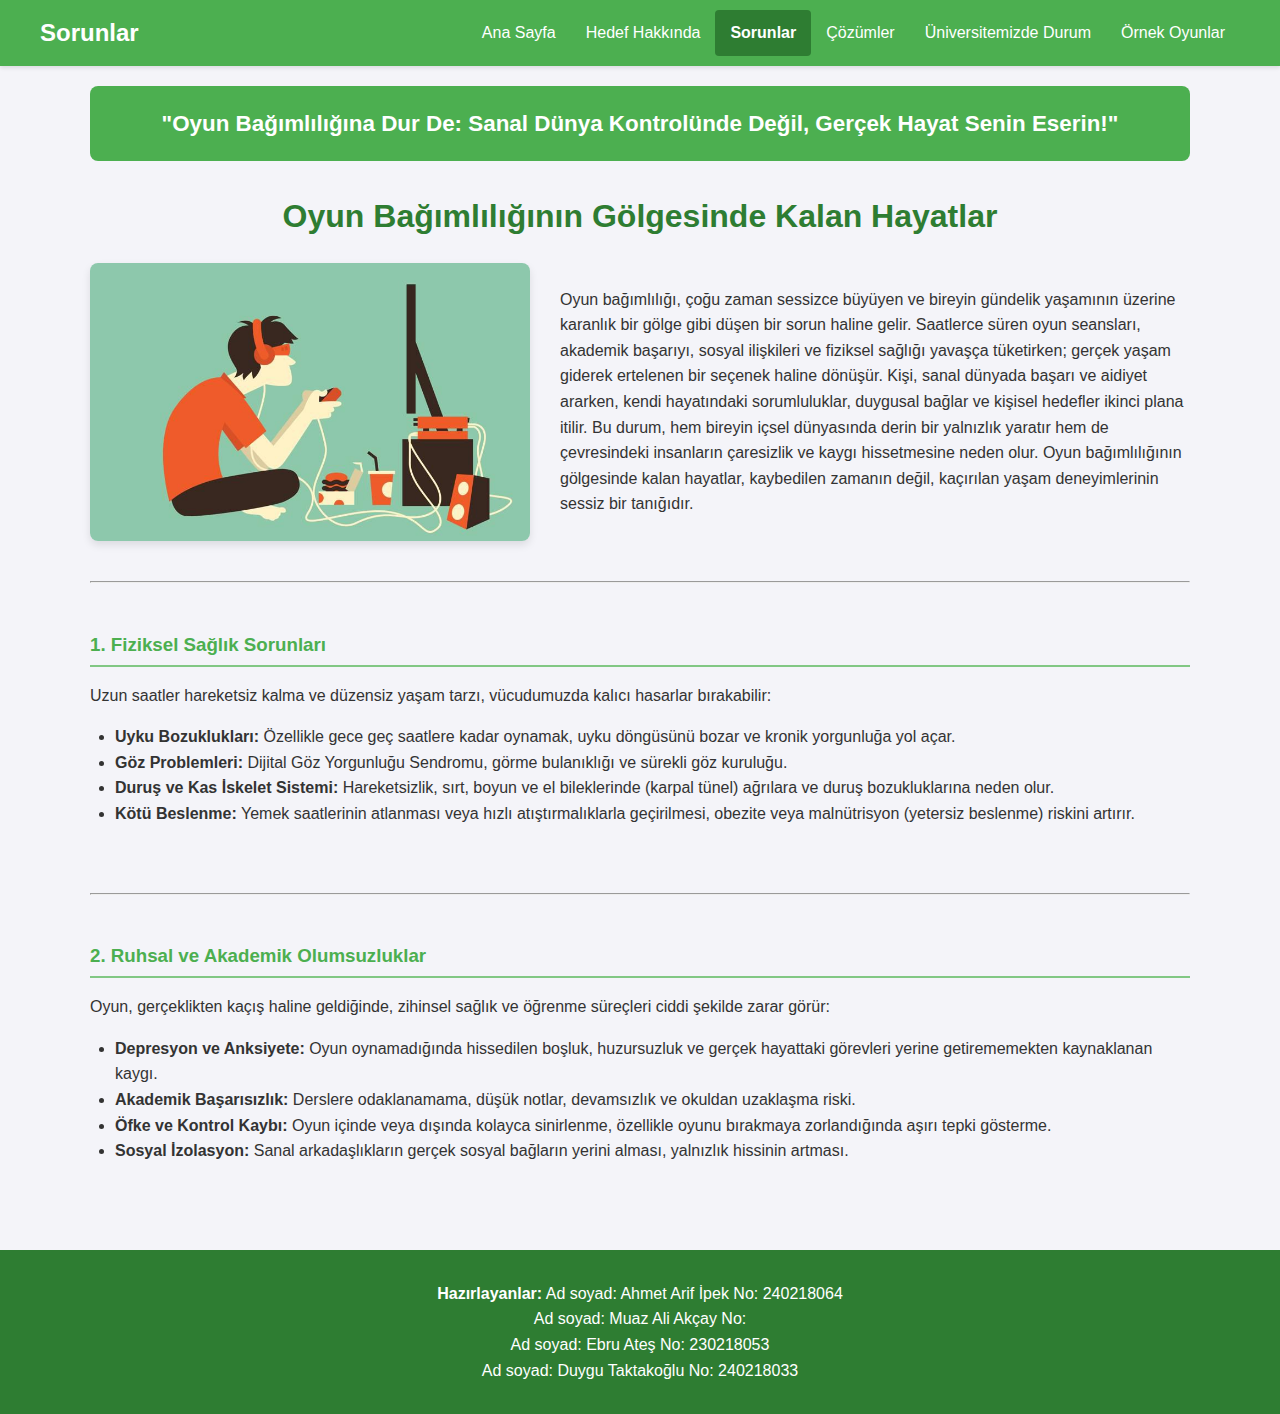
<file: sorunlar.html>
<!DOCTYPE html>
<html lang="tr">
  <head>
    <meta charset="UTF-8" />
    <meta name="viewport" content="width=device-width, initial-scale=1.0" />
    <title>Sorunlar - Oyun Bağımlılığı</title>
    <link rel="stylesheet" href="style.css" />
  </head>
  <body>
    <header>
      <nav class="navbar">
        <div class="logo">Sorunlar</div>
        <ul class="nav-links">
          <li><a href="index.html">Ana Sayfa</a></li>
          <li><a href="hedef.html">Hedef Hakkında</a></li>
          <li><a href="sorunlar.html" class="active">Sorunlar</a></li>
          <li><a href="cozumler.html">Çözümler</a></li>
          <li><a href="universitede_durum.html">Üniversitemizde Durum</a></li>
          <li><a href="ornekoyunlar.html">Örnek Oyunlar</a></li>
        </ul>
      </nav>
    </header>

    <main class="container">
      <section class="ska-banner">
        <h1>
          "Oyun Bağımlılığına Dur De: Sanal Dünya Kontrolünde Değil, Gerçek
          Hayat Senin Eserin!"
        </h1>
      </section>

      <section class="hero">
        <h2>Oyun Bağımlılığının Gölgesinde Kalan Hayatlar</h2>
        <div class="hero-content">
          <img
            src="fotolar/bükük-oturan.jpg"
            alt="Ekran başında yorgun veya stresli görünen bir kişi"
            class="page-image"
          />
          <p>
            Oyun bağımlılığı, çoğu zaman sessizce büyüyen ve bireyin gündelik
            yaşamının üzerine karanlık bir gölge gibi düşen bir sorun haline
            gelir. Saatlerce süren oyun seansları, akademik başarıyı, sosyal
            ilişkileri ve fiziksel sağlığı yavaşça tüketirken; gerçek yaşam
            giderek ertelenen bir seçenek haline dönüşür. Kişi, sanal dünyada
            başarı ve aidiyet ararken, kendi hayatındaki sorumluluklar, duygusal
            bağlar ve kişisel hedefler ikinci plana itilir. Bu durum, hem
            bireyin içsel dünyasında derin bir yalnızlık yaratır hem de
            çevresindeki insanların çaresizlik ve kaygı hissetmesine neden olur.
            Oyun bağımlılığının gölgesinde kalan hayatlar, kaybedilen zamanın
            değil, kaçırılan yaşam deneyimlerinin sessiz bir tanığıdır.
          </p>
        </div>
      </section>

      <hr />

      <section class="content-section">
        <h3>1. Fiziksel Sağlık Sorunları</h3>
        <p>
          Uzun saatler hareketsiz kalma ve düzensiz yaşam tarzı, vücudumuzda
          kalıcı hasarlar bırakabilir:
        </p>
        <ul>
          <li>
            <strong>Uyku Bozuklukları:</strong> Özellikle gece geç saatlere
            kadar oynamak, uyku döngüsünü bozar ve kronik yorgunluğa yol açar.
          </li>
          <li>
            <strong>Göz Problemleri:</strong> Dijital Göz Yorgunluğu Sendromu,
            görme bulanıklığı ve sürekli göz kuruluğu.
          </li>
          <li>
            <strong>Duruş ve Kas İskelet Sistemi:</strong> Hareketsizlik, sırt,
            boyun ve el bileklerinde (karpal tünel) ağrılara ve duruş
            bozukluklarına neden olur.
          </li>
          <li>
            <strong>Kötü Beslenme:</strong> Yemek saatlerinin atlanması veya
            hızlı atıştırmalıklarla geçirilmesi, obezite veya malnütrisyon
            (yetersiz beslenme) riskini artırır.
          </li>
        </ul>
      </section>

      <div class="image-center">
        
      </div>

      <hr />

      <section class="content-section">
        <h3>2. Ruhsal ve Akademik Olumsuzluklar</h3>
        <p>
          Oyun, gerçeklikten kaçış haline geldiğinde, zihinsel sağlık ve öğrenme
          süreçleri ciddi şekilde zarar görür:
        </p>
        <ul>
          <li>
            <strong>Depresyon ve Anksiyete:</strong> Oyun oynamadığında
            hissedilen boşluk, huzursuzluk ve gerçek hayattaki görevleri yerine
            getirememekten kaynaklanan kaygı.
          </li>
          <li>
            <strong>Akademik Başarısızlık:</strong> Derslere odaklanamama, düşük
            notlar, devamsızlık ve okuldan uzaklaşma riski.
          </li>
          <li>
            <strong>Öfke ve Kontrol Kaybı:</strong> Oyun içinde veya dışında
            kolayca sinirlenme, özellikle oyunu bırakmaya zorlandığında aşırı
            tepki gösterme.
          </li>
          <li>
            <strong>Sosyal İzolasyon:</strong> Sanal arkadaşlıkların gerçek
            sosyal bağların yerini alması, yalnızlık hissinin artması.
          </li>
        </ul>
      </section>

      <div class="image-center">
      
      </div>
    </main>

    <footer>
        <p>  <b>Hazırlayanlar:</b>      
        Ad soyad: Ahmet Arif İpek No: 240218064 <br>
        Ad soyad: Muaz Ali Akçay No:             <br>
        Ad soyad: Ebru Ateş No: 230218053              <br>
        Ad soyad: Duygu Taktakoğlu No: 240218033       <br></p>
     
  
    </footer>
  </body>
</html>
</file>
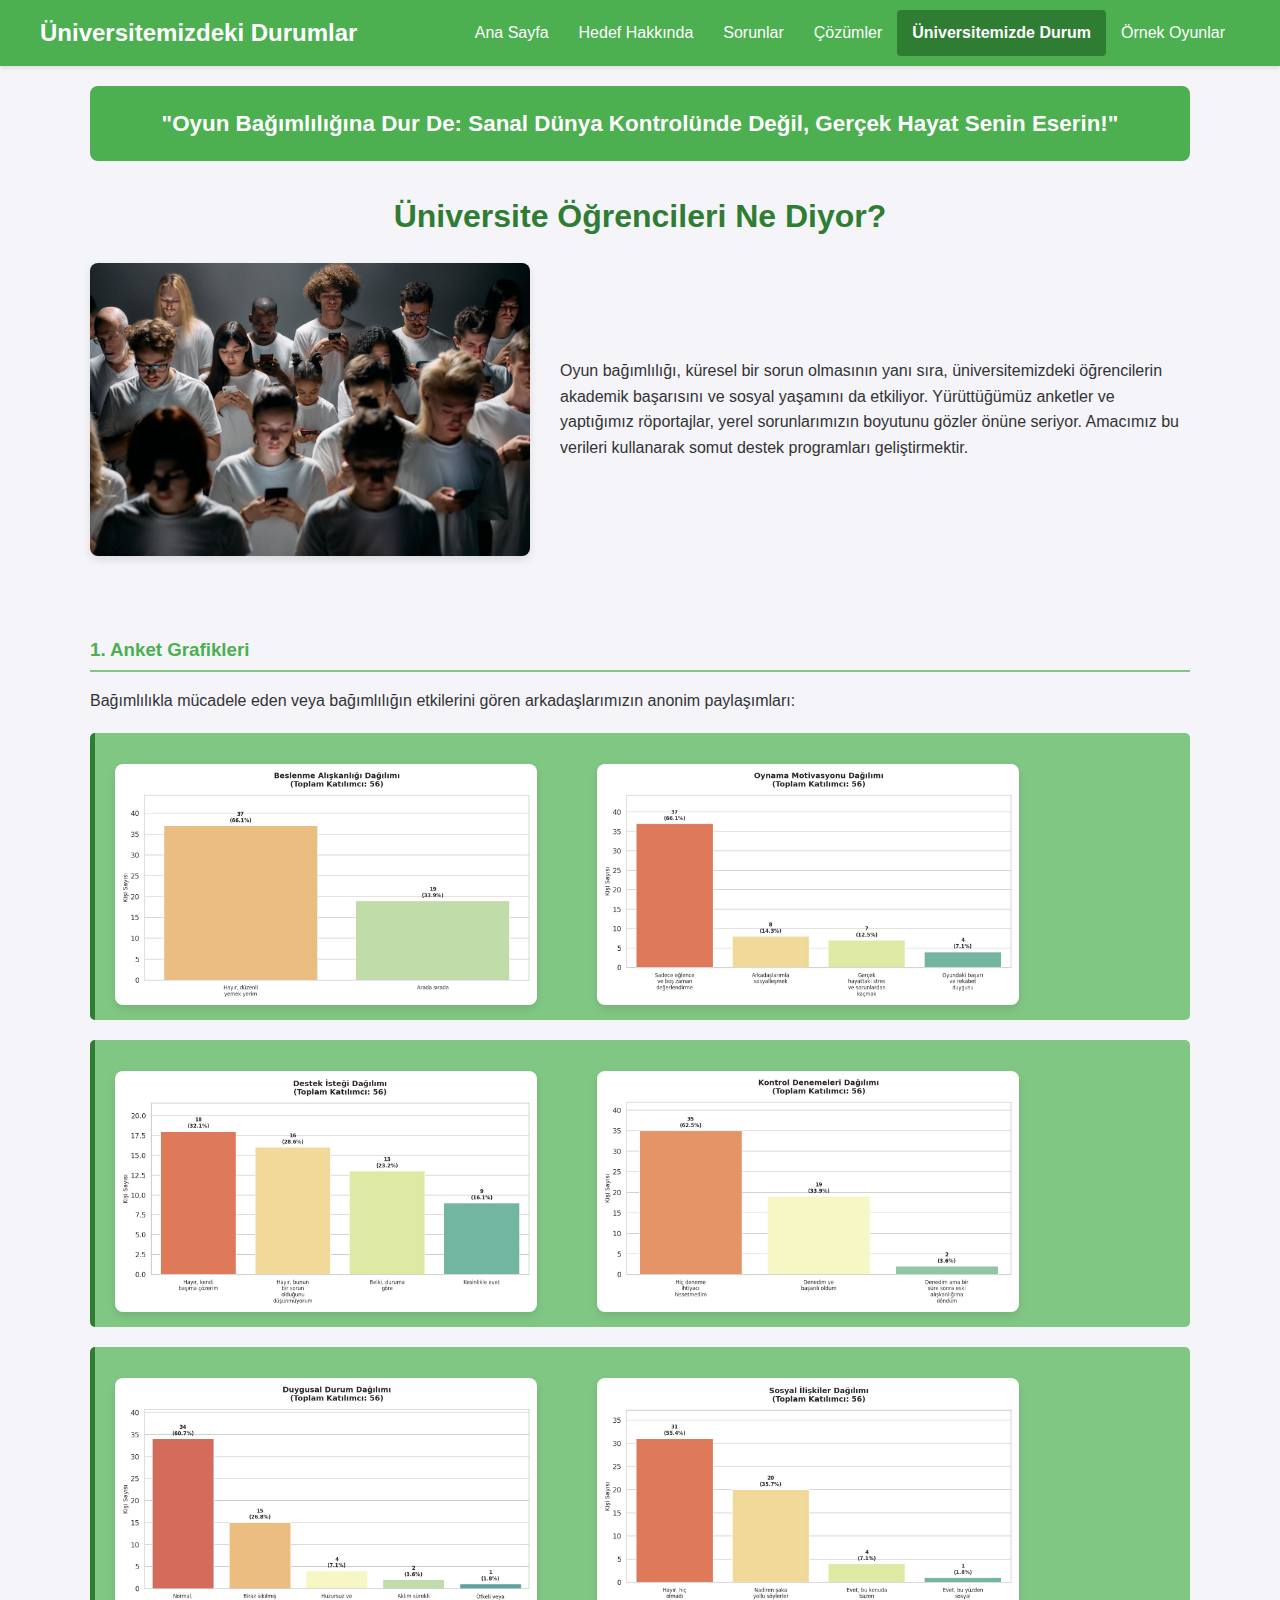
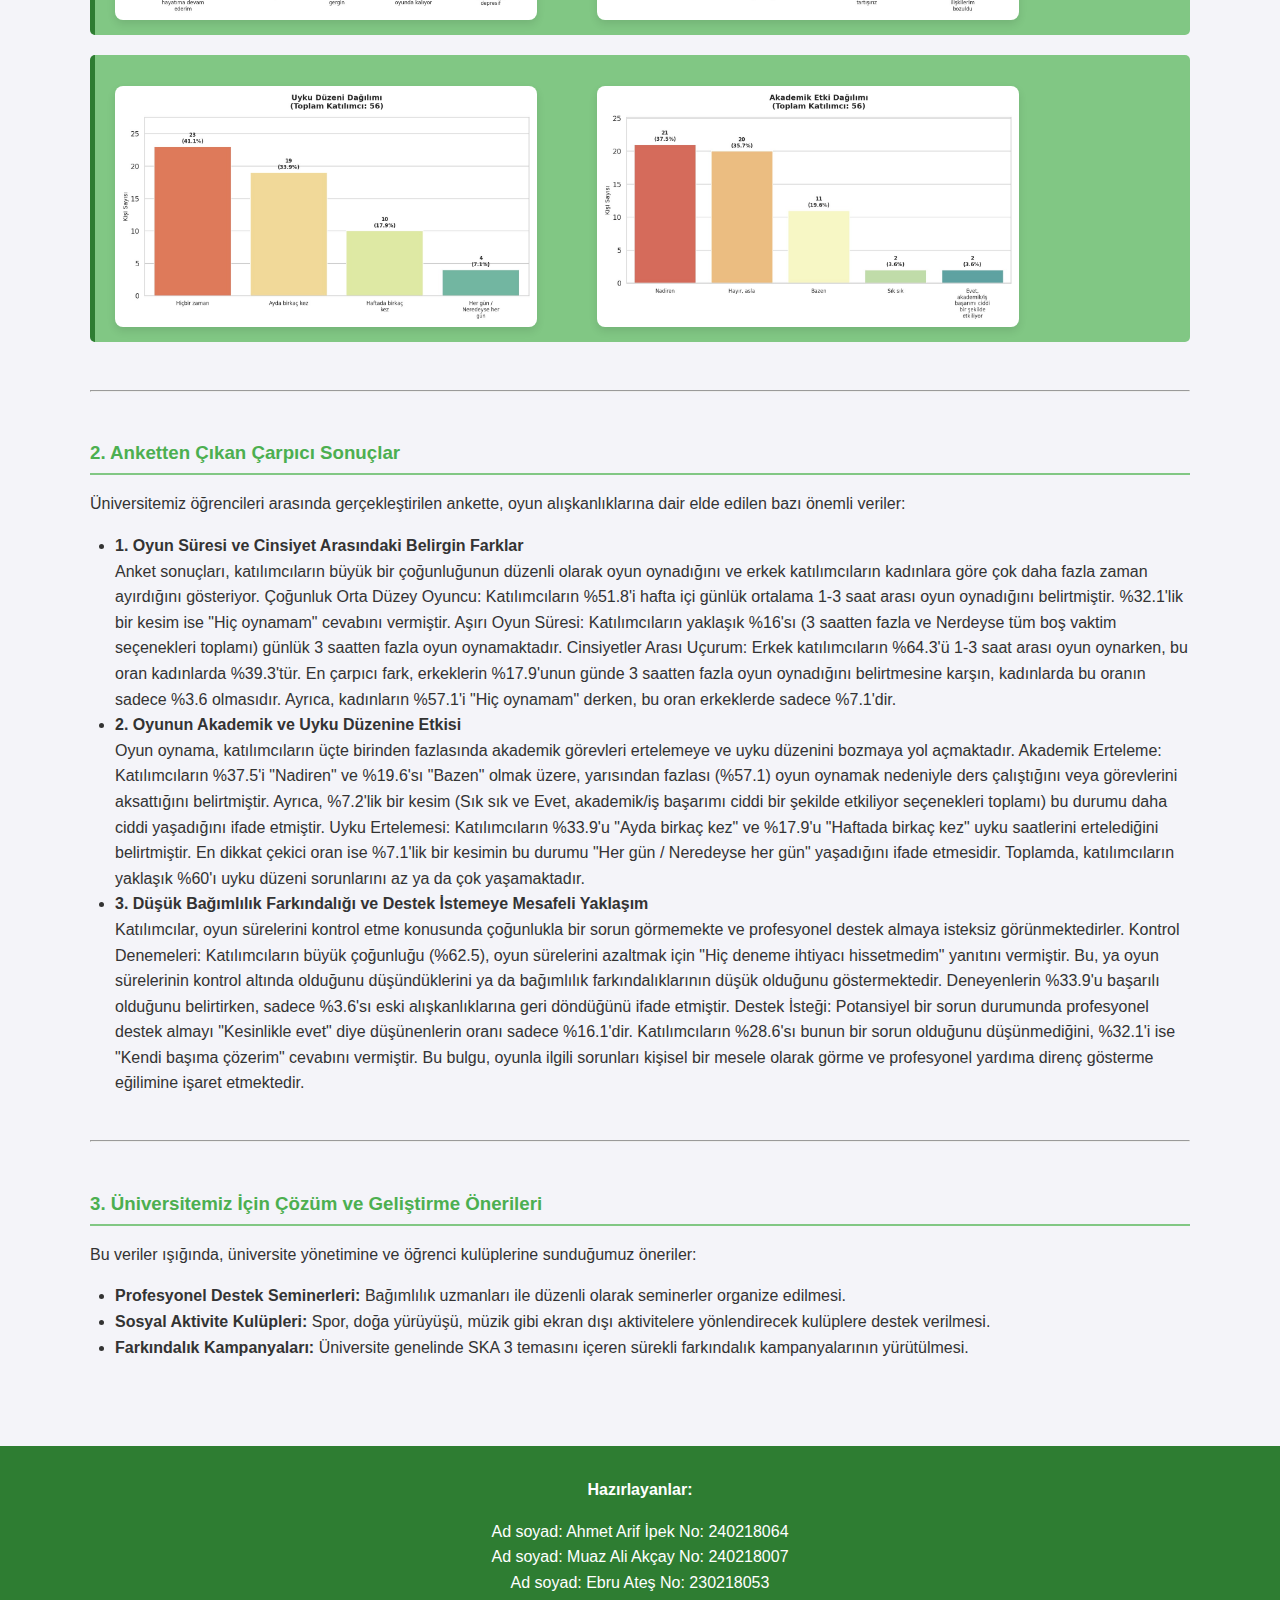
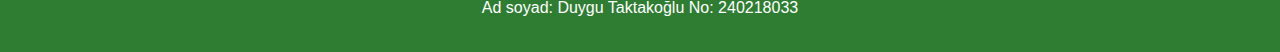
<file: universitede_durum.html>
<!DOCTYPE html>
<html lang="tr">
  <head>
    <meta charset="UTF-8" />
    <meta name="viewport" content="width=device-width, initial-scale=1.0" />
    <title>Üniversitemizde Durum - Oyun Bağımlılığı</title>
    <link rel="stylesheet" href="style.css" />
    <style>
      /* Sadece bu sayfaya özgü stil eklentileri */
      .quote-box {
        background-color: var(--ska-light-color);
        color: var(--banner-color);
        border-left: 5px solid var(--banner-color);
        padding: 15px 20px;
        margin: 20px 0;
        font-style: italic;
        border-radius: 5px;
      }

      .quote-box footer {
        text-align: right;
        margin-top: 10px;
        font-size: 0.9em;
        color: var(--banner-color);
      }
    </style>
  </head>
  <body>
    <header>
      <nav class="navbar">
        <div class="logo">Üniversitemizdeki Durumlar</div>
        <ul class="nav-links">
          <li><a href="index.html">Ana Sayfa</a></li>
          <li><a href="hedef.html">Hedef Hakkında</a></li>
          <li><a href="sorunlar.html">Sorunlar</a></li>
          <li><a href="cozumler.html">Çözümler</a></li>
          <li>
            <a href="universitede_durum.html" class="active">Üniversitemizde Durum</a>
          </li>
          <li><a href="ornekoyunlar.html">Örnek Oyunlar</a></li>
        </ul>
      </nav>
    </header>

    <main class="container">
      <section class="ska-banner">
        <h1>
          "Oyun Bağımlılığına Dur De: Sanal Dünya Kontrolünde Değil, Gerçek
          Hayat Senin Eserin!"
        </h1>
      </section>

      <section class="hero">
        <h2>Üniversite Öğrencileri Ne Diyor?</h2>
        <div class="hero-content">
          <img
            src="fotolar/toplu grup.jpg"
            alt="Üniversite kampüsü ve anket sonuçlarını inceleyen öğrenciler"
            class="page-image"
          />
          <p>
            Oyun bağımlılığı, küresel bir sorun olmasının yanı sıra,
            üniversitemizdeki öğrencilerin akademik başarısını ve sosyal
            yaşamını da etkiliyor. Yürüttüğümüz anketler ve yaptığımız
            röportajlar, yerel sorunlarımızın boyutunu gözler önüne seriyor.
            Amacımız bu verileri kullanarak somut destek programları
            geliştirmektir.
          </p>
        </div>
      </section>

       <section class="content-section">
        <h3>1. Anket Grafikleri</h3>
        <p>
          Bağımlılıkla mücadele eden veya bağımlılığın etkilerini gören
          arkadaşlarımızın anonim paylaşımları:
        </p>

        <blockquote class="quote-box">
          <p><div class="hero-content">
          <img
            src="fotolar/WhatsApp Image 2025-12-23 at 10.18.01 (1).jpeg"
            class="page-image"
          /><br><img src="fotolar/WhatsApp Image 2025-12-23 at 10.18.02 (1).jpeg" class="page-image"></p>
          <footer></footer>
        </blockquote>

        <blockquote class="quote-box">
          <p><p><div class="hero-content">
          <img
            src="fotolar/WhatsApp Image 2025-12-23 at 10.18.01.jpeg"
            class="page-image"
          /><br><img src="fotolar/WhatsApp Image 2025-12-23 at 10.18.02.jpeg" class="page-image"></p></p>
          <footer></footer>
        </blockquote>

       <blockquote class="quote-box">
          <p><p><div class="hero-content">
          <img
            src="fotolar/WhatsApp Image 2025-12-23 at 10.18.03 (1).jpeg"
            class="page-image"
          /><br><img src="fotolar/WhatsApp Image 2025-12-23 at 10.18.03.jpeg" class="page-image"></p></p>
          <footer></footer>
        </blockquote>

<blockquote class="quote-box">
          <p><p><div class="hero-content">
          <img
            src="fotolar/WhatsApp Image 2025-12-23 at 10.18.04 (1).jpeg"
            class="page-image"
          /><br><img src="fotolar/WhatsApp Image 2025-12-23 at 10.18.04 (2).jpeg" class="page-image"></p></p>
          <footer></footer>
          </blockquote>

      </section>

      <hr />

      <section class="content-section">
        <h3>2. Anketten Çıkan Çarpıcı Sonuçlar</h3>
        <p>
          Üniversitemiz öğrencileri arasında gerçekleştirilen ankette, oyun
          alışkanlıklarına dair elde edilen bazı önemli veriler:
        </p>
        <ul>
          <li>
            <strong>1. Oyun Süresi ve Cinsiyet Arasındaki Belirgin Farklar</strong><br> Anket sonuçları, katılımcıların büyük bir çoğunluğunun düzenli olarak oyun oynadığını ve erkek katılımcıların kadınlara göre çok daha fazla zaman ayırdığını gösteriyor.
Çoğunluk Orta Düzey Oyuncu: Katılımcıların %51.8'i hafta içi günlük ortalama 1-3 saat arası oyun oynadığını belirtmiştir. %32.1'lik bir kesim ise "Hiç oynamam" cevabını vermiştir.
Aşırı Oyun Süresi: Katılımcıların yaklaşık %16'sı (3 saatten fazla ve Nerdeyse tüm boş vaktim seçenekleri toplamı) günlük 3 saatten fazla oyun oynamaktadır.
Cinsiyetler Arası Uçurum: Erkek katılımcıların %64.3'ü 1-3 saat arası oyun oynarken, bu oran kadınlarda %39.3'tür. En çarpıcı fark, erkeklerin %17.9'unun günde 3 saatten fazla oyun oynadığını belirtmesine karşın, kadınlarda bu oranın sadece %3.6 olmasıdır. Ayrıca, kadınların %57.1'i "Hiç oynamam" derken, bu oran erkeklerde sadece %7.1'dir.
          </li>
          <li>
            <strong>2. Oyunun Akademik ve Uyku Düzenine Etkisi</strong><br> Oyun oynama, katılımcıların üçte birinden fazlasında akademik görevleri ertelemeye ve uyku düzenini bozmaya yol açmaktadır.
Akademik Erteleme: Katılımcıların %37.5'i "Nadiren" ve %19.6'sı "Bazen" olmak üzere, yarısından fazlası (%57.1) oyun oynamak nedeniyle ders çalıştığını veya görevlerini aksattığını belirtmiştir. Ayrıca, %7.2'lik bir kesim (Sık sık ve Evet, akademik/iş başarımı ciddi bir şekilde etkiliyor seçenekleri toplamı) bu durumu daha ciddi yaşadığını ifade etmiştir.
Uyku Ertelemesi: Katılımcıların %33.9'u "Ayda birkaç kez" ve %17.9'u "Haftada birkaç kez" uyku saatlerini ertelediğini belirtmiştir. En dikkat çekici oran ise %7.1'lik bir kesimin bu durumu "Her gün / Neredeyse her gün" yaşadığını ifade etmesidir. Toplamda, katılımcıların yaklaşık %60'ı uyku düzeni sorunlarını az ya da çok yaşamaktadır.
          </li>
          <li>
            <strong>3. Düşük Bağımlılık Farkındalığı ve Destek İstemeye Mesafeli Yaklaşım</strong><br>Katılımcılar, oyun sürelerini kontrol etme konusunda çoğunlukla bir sorun görmemekte ve profesyonel destek almaya isteksiz görünmektedirler.
Kontrol Denemeleri: Katılımcıların büyük çoğunluğu (%62.5), oyun sürelerini azaltmak için "Hiç deneme ihtiyacı hissetmedim" yanıtını vermiştir. Bu, ya oyun sürelerinin kontrol altında olduğunu düşündüklerini ya da bağımlılık farkındalıklarının düşük olduğunu göstermektedir. Deneyenlerin %33.9'u başarılı olduğunu belirtirken, sadece %3.6'sı eski alışkanlıklarına geri döndüğünü ifade etmiştir.
Destek İsteği: Potansiyel bir sorun durumunda profesyonel destek almayı "Kesinlikle evet" diye düşünenlerin oranı sadece %16.1'dir. Katılımcıların %28.6'sı bunun bir sorun olduğunu düşünmediğini, %32.1'i ise "Kendi başıma çözerim" cevabını vermiştir. Bu bulgu, oyunla ilgili sorunları kişisel bir mesele olarak görme ve profesyonel yardıma direnç gösterme eğilimine işaret etmektedir.
          </li>
        </ul>
      </section>

      <hr />

  

      <section class="content-section">
        <h3>3. Üniversitemiz İçin Çözüm ve Geliştirme Önerileri</h3>
        <p>
          Bu veriler ışığında, üniversite yönetimine ve öğrenci kulüplerine
          sunduğumuz öneriler:
        </p>
        <ul>
          <li>
            <b>Profesyonel Destek Seminerleri:</b> Bağımlılık uzmanları ile
            düzenli olarak seminerler organize edilmesi.
          </li>
          <li>
            <b>Sosyal Aktivite Kulüpleri:</b> Spor, doğa yürüyüşü, müzik gibi
            ekran dışı aktivitelere yönlendirecek kulüplere destek verilmesi.
          </li>
          <li>
            <b>Farkındalık Kampanyaları:</b> Üniversite genelinde SKA 3 temasını
            içeren sürekli farkındalık kampanyalarının yürütülmesi.
          </li>
        </ul>
      </section>
    </main>

    <footer>
      <p>
        <b>Hazırlayanlar:</b><br> <p>        
        Ad soyad: Ahmet Arif İpek No: 240218064 <br>
        Ad soyad: Muaz Ali Akçay No: 240218007            <br>
        Ad soyad: Ebru Ateş No: 230218053              <br>
        Ad soyad: Duygu Taktakoğlu No: 240218033       <br></p>
      </p>   
    </footer>
  </body>
</html>
</file>
<file: style.css>
/* SKA 3 Teması: Mavi/Yeşil Tonlar */
:root {
    --ska-main-color: #4CAF50; /* Canlı Yeşil/Mavi Karışımı (SKA 3) */
    --ska-light-color: #81C784; /* Açık Yeşil */
    --text-color: #333;
    --background-color: #f4f4f9;
    --banner-color: #2E7D32; /* Daha koyu ton */
}

/* Genel Stil ve Fontlar */
body {
    font-family: Arial, sans-serif;
    line-height: 1.6;
    margin: 0;
    padding: 0;
    background-color: var(--background-color);
    color: var(--text-color);
}

.container {
    width: 90%;
    max-width: 1100px;
    margin: 20px auto;
    padding: 0 15px;
}

/* --- Navigasyon Çubuğu (Header) --- */
header {
    background-color: var(--ska-main-color);
    box-shadow: 0 2px 4px rgba(0, 0, 0, 0.1);
}

.navbar {
    display: flex;
    justify-content: space-between;
    align-items: center;
    max-width: 1200px;
    margin: 0 auto;
    padding: 10px 20px;
}

.logo {
    color: white;
    font-size: 1.5em;
    font-weight: bold;
}

.nav-links {
    list-style: none;
    display: flex;
    margin: 0;
    padding: 0;
}

.nav-links li a {
    color: white;
    text-decoration: none;
    padding: 10px 15px;
    display: block;
    transition: background-color 0.3s;
    border-radius: 4px;
}

.nav-links li a:hover {
    background-color: var(--banner-color);
}

.nav-links li a.active {
    background-color: var(--banner-color);
    font-weight: bold;
}

/* --- SKA Banner --- */
.ska-banner {
    background-color: var(--ska-main-color);
    color: white;
    text-align: center;
    padding: 20px;
    margin-bottom: 30px;
    border-radius: 8px;
}

.ska-banner h1 {
    font-size: 1.4em;
    margin: 0;
}

/* --- İçerik Bölümleri --- */
.hero {
    text-align: center;
    margin-bottom: 40px;
}

.hero h2 {
    color: var(--banner-color);
    font-size: 2em;
    margin-bottom: 20px;
}

.hero-content {
    display: flex;
    align-items: center;
    gap: 30px;
    text-align: left;
}

.hero-content p {
    flex: 1;
}

.page-image {
    width: 40%;
    height: auto;
    border-radius: 8px;
    box-shadow: 0 4px 8px rgba(0, 0, 0, 0.1);
}

.content-section {
    padding: 20px 0;
}

.content-section h3 {
    color: var(--ska-main-color);
    border-bottom: 2px solid var(--ska-light-color);
    padding-bottom: 5px;
    margin-bottom: 15px;
}

.content-section ul, .content-section ol {
    padding-left: 25px;
}

/* Görsel ve Grafik Stilleri */
.image-center {
    text-align: center;
    margin: 30px 0;
}

.chart-image {
    max-width: 100%;
    height: auto;
    border-radius: 8px;
    box-shadow: 0 2px 4px rgba(0, 0, 0, 0.1);
}

/* --- Dipnot (Footer) --- */
footer {
    background-color: var(--banner-color);
    color: white;
    text-align: center;
    padding: 15px 0;
    margin-top: 50px;
}

/* --- Mobil Uyumlu Yapı (Responsive Design) --- */
@media (max-width: 768px) {
    
    .navbar {
        flex-direction: column;
        text-align: center;
    }

    .nav-links {
        flex-direction: column;
        width: 100%;
        margin-top: 10px;
    }

    .nav-links li a {
        padding: 10px 0;
        border-bottom: 1px solid rgba(255, 255, 255, 0.1);
    }

    .hero-content {
        flex-direction: column;
        gap: 20px;
    }

    .page-image {
        width: 100%; /* Mobil cihazlarda görsel tam genişlikte */
    }

    .ska-banner h1 {
        font-size: 1.1em;
    }
}
</file>
